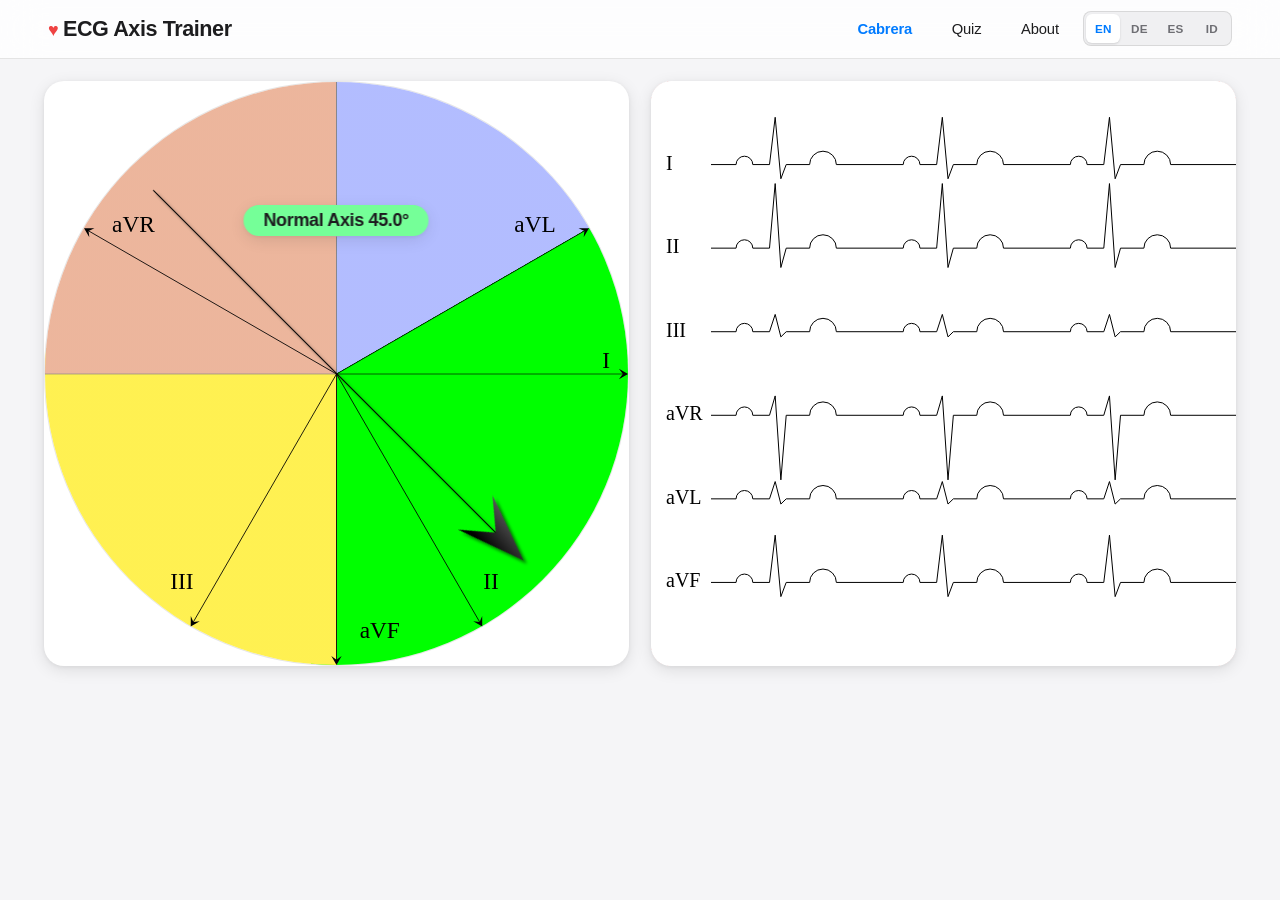
<file: ecgaxistrainer/index.html>
<!DOCTYPE html>
<html lang="en">
<head>
  <meta charset="UTF-8" />
  <meta name="viewport" content="width=device-width, initial-scale=1.0" />
  <meta name="description" content="Interactive ECG cardiac axis trainer using the Cabrera circle" />
  <title>ECG Axis Trainer</title>

  <!-- Apple-style meta -->
  <meta name="apple-mobile-web-app-capable" content="yes" />
  <meta name="apple-mobile-web-app-status-bar-style" content="default" />
  <meta name="theme-color" content="#f5f5f7" />

  <!-- Google Fonts: Inter for a modern, SF-like feel -->
  <link rel="preconnect" href="https://fonts.googleapis.com" />
  <link rel="preconnect" href="https://fonts.gstatic.com" crossorigin />
  <link href="https://fonts.googleapis.com/css2?family=Inter:wght@400;500;600;700&display=swap" rel="stylesheet" />

  <link rel="stylesheet" href="resources/css/style.css" />
</head>
<body>

<!-- ── Header ── -->
<header>
  <div id="headerWrapper" class="container">
    <h1>ECG Axis Trainer</h1>
    <nav>
      <button id="button_cabrera">Cabrera</button>
      <button id="button_quiz">Quiz</button>
      <button id="button_about">About</button>

      <!-- Language switcher pill -->
      <div class="langGroup">
        <button class="langButton" id="button_en"  title="English">EN</button>
        <button class="langButton" id="button_de"  title="Deutsch">DE</button>
        <button class="langButton" id="button_es"  title="Español">ES</button>
        <button class="langButton" id="button_id"  title="Indonesia">ID</button>
      </div>
    </nav>
  </div>
</header>

<!-- ── Main ── -->
<main class="container">

  <!-- Cabrera + ECG side-by-side -->
  <div class="split">

    <!-- Cabrera Circle -->
    <div id="cabrera" class="containerInner no_highlights">
      <div id="bigCircle">

        <!-- Lagetyp display badge -->
        <div id="lagetyp">Normal Axis&nbsp;45.0°</div>

        <!-- Arrow handle -->
        <div id="line"></div>
        <div id="lineright"></div>

        <!-- German circle segments -->
        <div id="circleDe">
          <div id="uelt"></div>
          <div id="lt"></div>
          <div id="it"></div>
          <div id="st"></div>
          <div id="rt"></div>
          <div id="uert"></div>
          <div id="nwt"></div>
          <div class="circleLines de"></div>
        </div>

        <!-- International circle segments -->
        <div id="circleInt">
          <div id="enLad"></div>
          <div id="enNormal"></div>
          <div id="enRad"></div>
          <div id="enNwt"></div>
          <div class="circleLines en"></div>
        </div>

      </div>
    </div><!-- /cabrera -->

    <!-- ECG Canvas -->
    <div id="ecg" class="containerInner">
      <canvas id="ecgCanvas"></canvas>
      <canvas id="gridCanvas"></canvas>
    </div>

  </div><!-- /split -->

  <!-- ── Quiz ── -->
  <div id="quiz" class="container">
    <!-- Score counters -->
    <div id="correct"  class="answerCounter"><span id="labelCorrect">Correct</span>&nbsp;<span id="answersCorrect">0</span></div>
    <div id="wrong"    class="answerCounter"><span id="labelWrong">Wrong</span>&nbsp;<span id="answersWrong">0</span></div>

    <!-- German answers -->
    <button id="button_lt"   class="answer de">Linkstyp</button>
    <button id="button_uelt" class="answer de">Überdrehter Linkstyp</button>
    <button id="button_it"   class="answer de">Indifferenztyp</button>
    <button id="button_st"   class="answer de">Steiltyp</button>
    <button id="button_rt"   class="answer de">Rechtstyp</button>
    <button id="button_uert" class="answer de">Überdrehter Rechtstyp</button>

    <!-- International answers -->
    <button id="button_enNormal" class="answer en">Normal Axis</button>
    <button id="button_enLad"    class="answer en">Left Axis Deviation</button>
    <button id="button_enRad"    class="answer en">Right Axis Deviation</button>
  </div>

  <!-- ── About ── -->
  <div id="about" class="container">
    <p id="sectionGeneral"></p>
    <p id="sectionSources"></p>
  </div>

</main>

<script type="module" src="resources/js/main.js"></script>
</body>
</html>
</file>
<file: ecgaxistrainer/resources/css/style.css>
@import url("colors.css");
@import url("handle.css");
@import url("cabrera.css");
@import url("quiz.css");

/* ── Reset ── */
*, *::before, *::after { box-sizing: border-box; }

body, h1, h2, h3, p { margin: 0; }

html { font-size: 18px; }

body {
  font-family: var(--font);
  background: var(--bg);
  color: var(--text-primary);
  -webkit-font-smoothing: antialiased;
  min-height: 100vh;
}

a {
  color: var(--link);
  text-decoration: none;
  transition: opacity 0.2s ease;
}
a:visited { color: var(--link); }
a:hover   { opacity: 0.75; }
a:active  { opacity: 0.5; }

button { cursor: pointer; }

/* ── Utility ── */
.container {
  margin: 0 auto;
  width: min(96%, 80rem);
}

.split {
  display: flex;
  flex-wrap: wrap;
  justify-content: space-evenly;
  padding: 1.25rem 1rem;
  gap: 1.25rem;
}

.containerInner {
  flex-basis: 12rem;
  min-width: 12rem;
  max-width: 70rem;
  flex-grow: 1;
  background: var(--surface);
  border-radius: var(--radius-lg);
  box-shadow: var(--shadow-md);
  overflow: hidden;
  position: relative;
}

.containerInner2 {
  flex-basis: 12rem;
  min-width: 12rem;
  flex-grow: 1;
}

.text-center { text-align: center; }

.no_highlights {
  -webkit-tap-highlight-color: transparent;
  -webkit-touch-callout: none;
  -webkit-user-select: none;
  user-select: none;
}

/* ── Header ── */
header {
  padding: 0.6rem 0;
  background: rgba(255,255,255,0.82);
  backdrop-filter: saturate(180%) blur(20px);
  -webkit-backdrop-filter: saturate(180%) blur(20px);
  border-bottom: 1px solid var(--border);
  position: sticky;
  top: 0;
  z-index: 999;
}

#headerWrapper {
  display: flex;
  align-items: center;
  padding: 0 1.25rem;
  gap: 1rem;
}

h1 {
  font-size: 1.2rem;
  font-weight: 700;
  letter-spacing: -0.02em;
  flex-grow: 1;
  width: 40%;
  color: var(--text-primary);
}

/* Heartbeat icon prefix */
h1::before {
  content: '♥ ';
  color: var(--wrong);
  font-size: 1rem;
}

nav {
  flex-grow: 1;
  display: flex;
  gap: 0.5rem;
  flex-wrap: nowrap;
  align-items: center;
  width: 40%;
  justify-content: flex-end;
}

nav button {
  height: 2rem;
  padding: 0 0.85rem;
  font-size: 0.82rem;
  font-family: var(--font);
  font-weight: 500;
  background: transparent;
  color: var(--text-primary);
  border: none;
  border-radius: var(--radius-sm);
  transition: background 0.15s ease, color 0.15s ease;
  letter-spacing: -0.01em;
}

nav button:hover {
  background: var(--surface2);
}

nav button:active {
  background: var(--border);
}

nav .navButtonActive,
nav button[style*="activeButton"] {
  color: var(--activeButton) !important;
  font-weight: 600;
}

nav div.langGroup {
  display: flex;
  gap: 2px;
  background: var(--surface2);
  border-radius: var(--radius-sm);
  padding: 2px;
  border: 1px solid var(--border);
}

nav .langButton {
  font-size: 0.65rem;
  font-weight: 600;
  letter-spacing: 0.02em;
  background: transparent;
  color: var(--text-secondary);
  border: none;
  border-radius: 6px;
  height: 1.6rem;
  min-width: 1.9rem;
  padding: 0 0.3rem;
  transition: background 0.2s ease, color 0.2s ease, box-shadow 0.2s ease;
}

nav .langButton:hover {
  background: rgba(0,0,0,0.06);
  color: var(--text-primary);
}

.langButtonActive {
  background: var(--surface) !important;
  color: var(--activeButton) !important;
  box-shadow: var(--shadow-sm) !important;
}

/* ── ECG Canvas ── */
#ecgCanvas {
  display: inline;
  position: absolute;
}

#gridCanvas {
  display: inline;
  position: absolute;
  z-index: -1;
  border-radius: var(--radius-md);
}

/* ── Cabrera Circle ── */
#bigCircle {
  width: 100%;
  height: 100%;
  border: 1px solid var(--border);
  border-radius: 50%;
  position: relative;
  z-index: 1;
}

.circleLines {
  width: 100%;
  height: 100%;
  position: absolute;
  z-index: 10;
  background-size: cover;
}

#circleDe  { display: none; }
#circleEn  { display: none; }

.circleLines.de { background-image: url('../images/cabrera.svg'); }
.circleLines.en { background-image: url('../images/cabreraEn.svg'); }

#lagetyp {
  position: absolute;
  top: 21%;
  left: 50%;
  transform: translate(-50%, 0);
  border: none;
  background-color: var(--lt);
  display: flex;
  justify-content: center;
  align-items: center;
  box-shadow: var(--shadow-md);
  transition: background-color 0.4s ease;
  overflow: hidden;
  font-size: 1rem;
  font-weight: 600;
  font-family: var(--font);
  letter-spacing: -0.02em;
  text-align: center;
  padding: 0.3rem 1.1rem;
  z-index: 110;
  white-space: nowrap;
  border-radius: 999px;
  backdrop-filter: blur(4px);
}

/* ── About Section ── */
#about {
  display: none;
  margin-top: 1.5rem;
  line-height: 1.7;
  padding: 0 0.25rem;
}

#about h2 {
  margin: 1.75rem 0 0.75rem;
  color: var(--text-primary);
  font-size: 1.15rem;
  font-weight: 700;
  letter-spacing: -0.02em;
}

#about p {
  margin-bottom: 1rem;
  color: var(--text-secondary);
  font-size: 0.92rem;
}

#sectionContact {
  display: flex;
  flex-wrap: wrap;
  margin-bottom: 2.5rem;
  gap: 1rem 3rem;
  padding: 1rem;
  background: var(--surface);
  border-radius: var(--radius-md);
  border: 1px solid var(--border);
  box-shadow: var(--shadow-sm);
}

#sectionContact div {
  display: flex;
  align-items: center;
  flex-wrap: nowrap;
}

#sectionContact img {
  height: 1.4rem;
  margin-right: 0.7rem;
  opacity: 0.8;
}

#sectionGeneral img {
  height: 1rem;
  vertical-align: middle;
  opacity: 0.8;
}

/* ── Media Queries ── */
@media screen and (max-width: 599px) and (orientation: portrait) {
  #headerWrapper h1 { display: none; }
}

@media screen and (max-width: 1000px) and (orientation: landscape) {
  header { padding: 0.4rem 0; }
}

@media only screen and (orientation: portrait) and (min-aspect-ratio: 55/100) and (max-width: 500px) {
  .split { padding: 1rem 2rem; }
  header { padding: 0.3rem 0; }
}
@media only screen and (orientation: portrait) and (min-aspect-ratio: 60/100) and (max-width: 500px) {
  .split { padding: 1rem 3rem; }
}
@media only screen and (orientation: portrait) and (min-aspect-ratio: 65/100) and (max-width: 500px) {
  .split { padding: 1rem 4rem; }
}

@media only screen and (-webkit-min-device-pixel-ratio: 2),
       only screen and (min-resolution: 192dpi),
       only screen and (min-resolution: 2dppx) {
  html { font-size: 15px; }
  #lagetyp { font-size: 0.78rem; }
}
</file>
